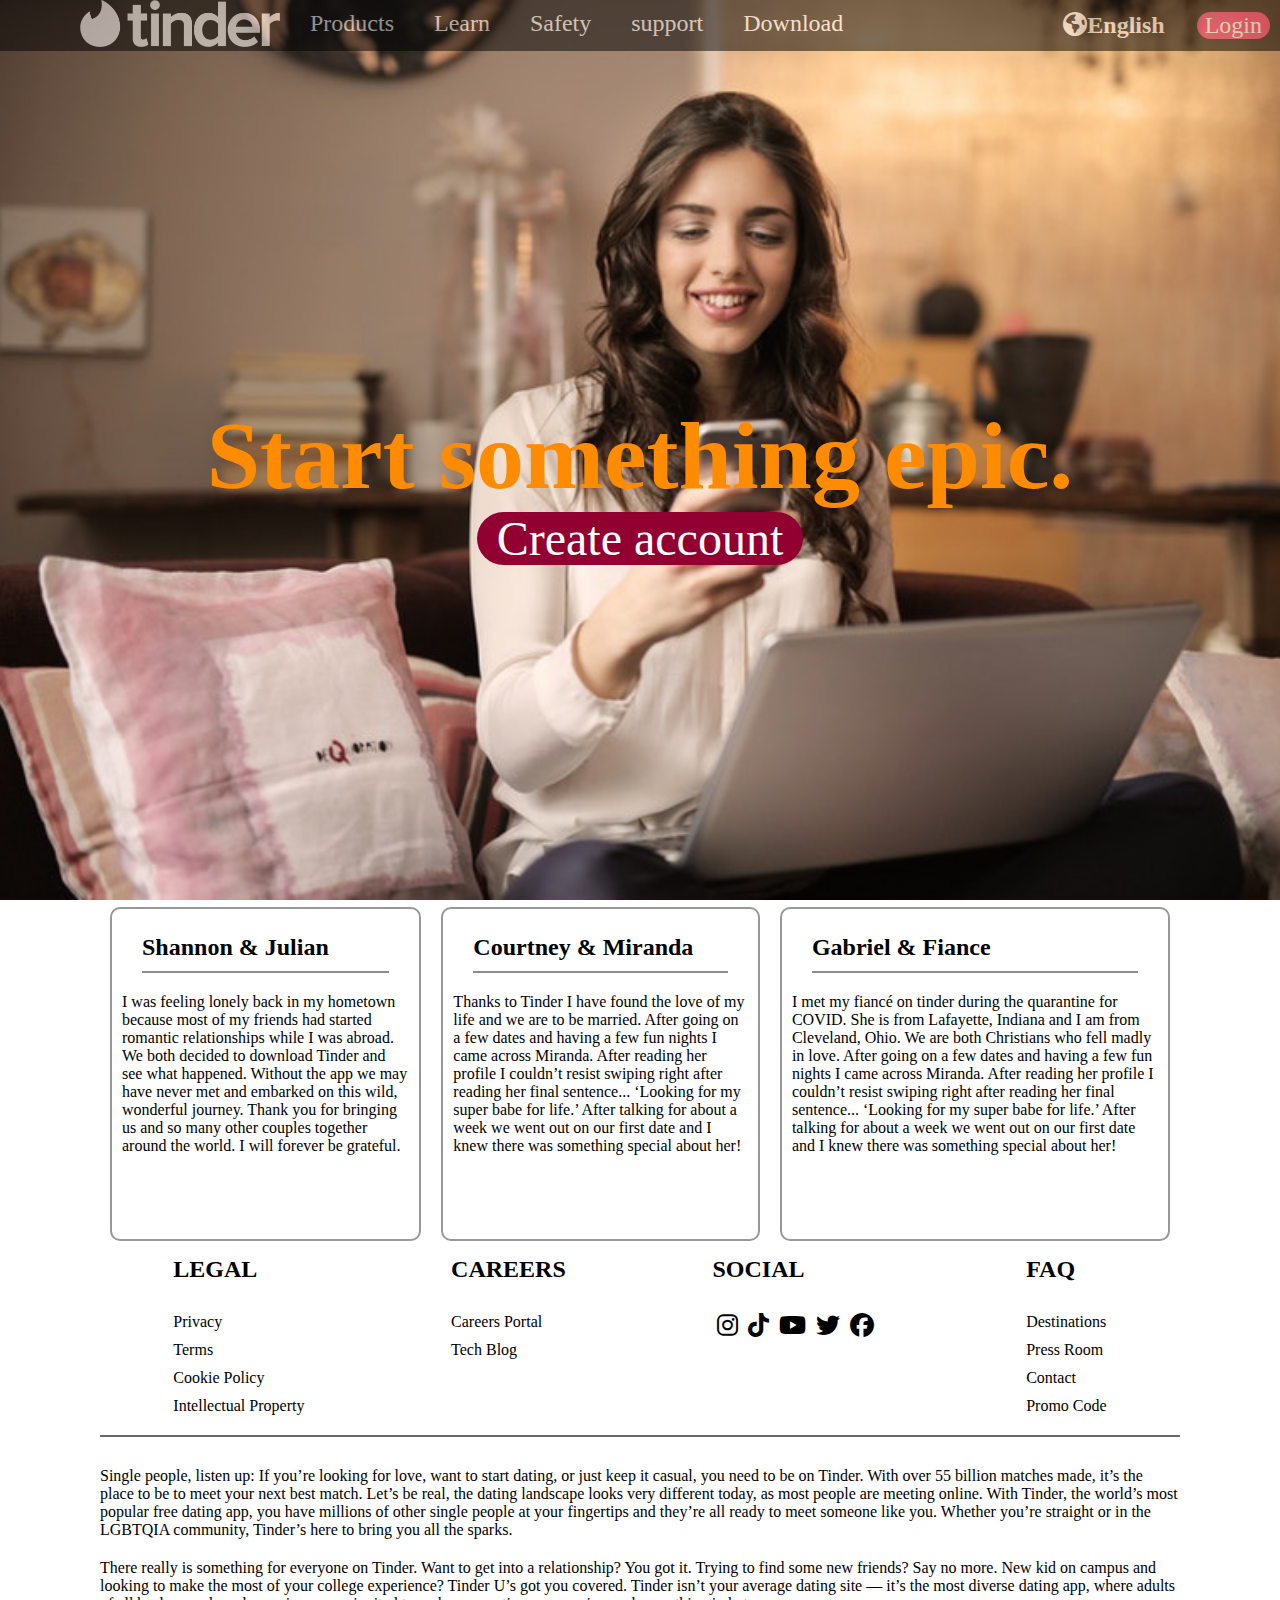
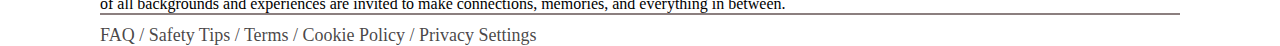
<file: index.html>
<!DOCTYPE html>
<html lang="en">
<head>
    <meta charset="UTF-8">
    <meta http-equiv="X-UA-Compatible" content="IE=edge">
    <meta name="viewport" content="width=device-width, initial-scale=1.0">

    <link rel="stylesheet" href="https://cdnjs.cloudflare.com/ajax/libs/font-awesome/6.2.0/css/all.min.css">

    <link rel="shortcut icon" href="Tinder-logo.png">

    <link rel="stylesheet" href="tinder.css">
    <title>Tinder | Dating, Make Friends &amp; Meet New People</title>
</head>


<body>


   <div class="tinderpage">
    
    <header>
        <nav>
        <div class="leftside">
            <div class="logo">
                <a href="tinder.html"><img src="tinder_logo.png" ></a>
                
            </div>
            
            <div  class="dropdown">
                <ul class="navbar wordtitlebar">
                    <li>
                        <a href="">Products</a>
                        <ul class="drop">
                            <li><a href="">item</a></li>
                            <li><a href="">phone</a></li>
                            <li><a href="">tablate</a></li>
                            <li><a href="">iphone</a></li>
                            <li><a href="">laptop</a></li>
                        </ul>
                    </li>
                    <li><a href="">Learn</a></li>
                    <li><a href="">Safety</a></li>
                    <li><a href="">support</a></li>
                    <li><a href="">Download</a></li>
                </ul>
        
            </div>

        </div>
            
            <div class="rightside wordtitlebar">
                <h2><i class="fa-solid fa-earth-americas"></i>English</h2>
                <a href="">Login</a>
                
            </div>

            </nav>

            <div class="imageupcontent">

                <h1>Start something epic.</h1>
                <a href="">Create account</a>
            </div>
    
        
    </header>

  

  


  <div class="peragraf">
    <div class="box1 box">
        <h2>Shannon & Julian</h2>
        I was feeling lonely back in my hometown because most of my friends had started romantic relationships while I was abroad. We both decided to download Tinder and see what happened. 
    
        Without the app we may have never met and embarked on this wild, wonderful journey. Thank you for bringing us and so many other couples together around the world. I will forever be grateful.</div>
    
       
        <div class="box2 box">
            <h2>Courtney &amp; Miranda</h2>
            Thanks to Tinder I have found the love of my life and we are to be married. 
    
    After going on a few dates and having a few fun nights I came across Miranda. After reading her profile I couldn’t resist swiping right after reading her final sentence... ‘Looking for my super babe for life.’ After talking for about a week we went out on our first date and I knew there was something special about her!</div>
    
    
    <div class="box3 box">
        <h2>Gabriel &amp; Fiance</h2>
        <p>
            I met my fiancé on tinder during the quarantine for COVID. She is from Lafayette, Indiana and I am from Cleveland, Ohio. We are both Christians who fell madly in love.

            After going on a few dates and having a few fun nights I came across Miranda. After reading her profile I couldn’t resist swiping right after reading her final sentence... ‘Looking for my super babe for life.’ After talking for about a week we went out on our first date and I knew there was something special about her!
        </p>
    </div>
    
    </div>


    <div class="allpart">
    <span class="legalpart cpart">
        <h2>LEGAL</h2>
    <ul>
        <li>Privacy</li>
        <li>Terms</li>
        <li>Cookie Policy</li>
        <li>Intellectual Property</li>
    </ul>
    </span>

    <span class="careerspart cpart">
        <h2>CAREERS</h2>
        <ul>
            <li>Careers Portal</li>
            <li>Tech Blog</li>
            
        </ul>
    </span>

    <span class="socialpart cpart">
        <h2>SOCIAL</h2>

        <ul>
            <li><a href=""><i class="fa-brands fa-instagram"></i></a></li>

            <li><a href=""><i class="fa-brands fa-tiktok"></i></a></li>

            <li><a href=""><i class="fa-brands fa-youtube"></i></a>
            </li>
            <li><a href=""><i class="fa-brands fa-twitter"></i></a></li>
            <li><a href=""><i class="fa-brands fa-facebook"></i></a></li>
        </ul>
    </span>

    <span class="faqpart cpart">
        <h2>FAQ</h2>
        <ul>
            <li>Destinations</li>
            <li>Press Room</li>
            <li>Contact</li>
            <li>Promo Code</li>
            
        </ul>
    </span>
    
    </div>



    <div class="lastpera">
        <p>Single people, listen up: If you’re looking for love, want to start dating, or just keep it casual, you need to be on Tinder. With over 55 billion matches made, it’s the place to be to meet your next best match. Let’s be real, the dating landscape looks very different today, as most people are meeting online. With Tinder, the world’s most popular free dating app, you have millions of other single people at your fingertips and they’re all ready to meet someone like you. Whether you’re straight or in the LGBTQIA community, Tinder’s here to bring you all the sparks.</p>
        <p>There really is something for everyone on Tinder. Want to get into a relationship? You got it. Trying to find some new friends? Say no more. New kid on campus and looking to make the most of your college experience? Tinder U’s got you covered. Tinder isn’t your average dating site — it’s the most diverse dating app, where adults of all backgrounds and experiences are invited to make connections, memories, and everything in between.</p>
    </div>

    <div class="foot">
        <div>
            <a href="">

                FAQ / Safety Tips / Terms / Cookie Policy / Privacy Settings</a>

            </div>
    </div>
</div>
    
</body>
</html>
</file>
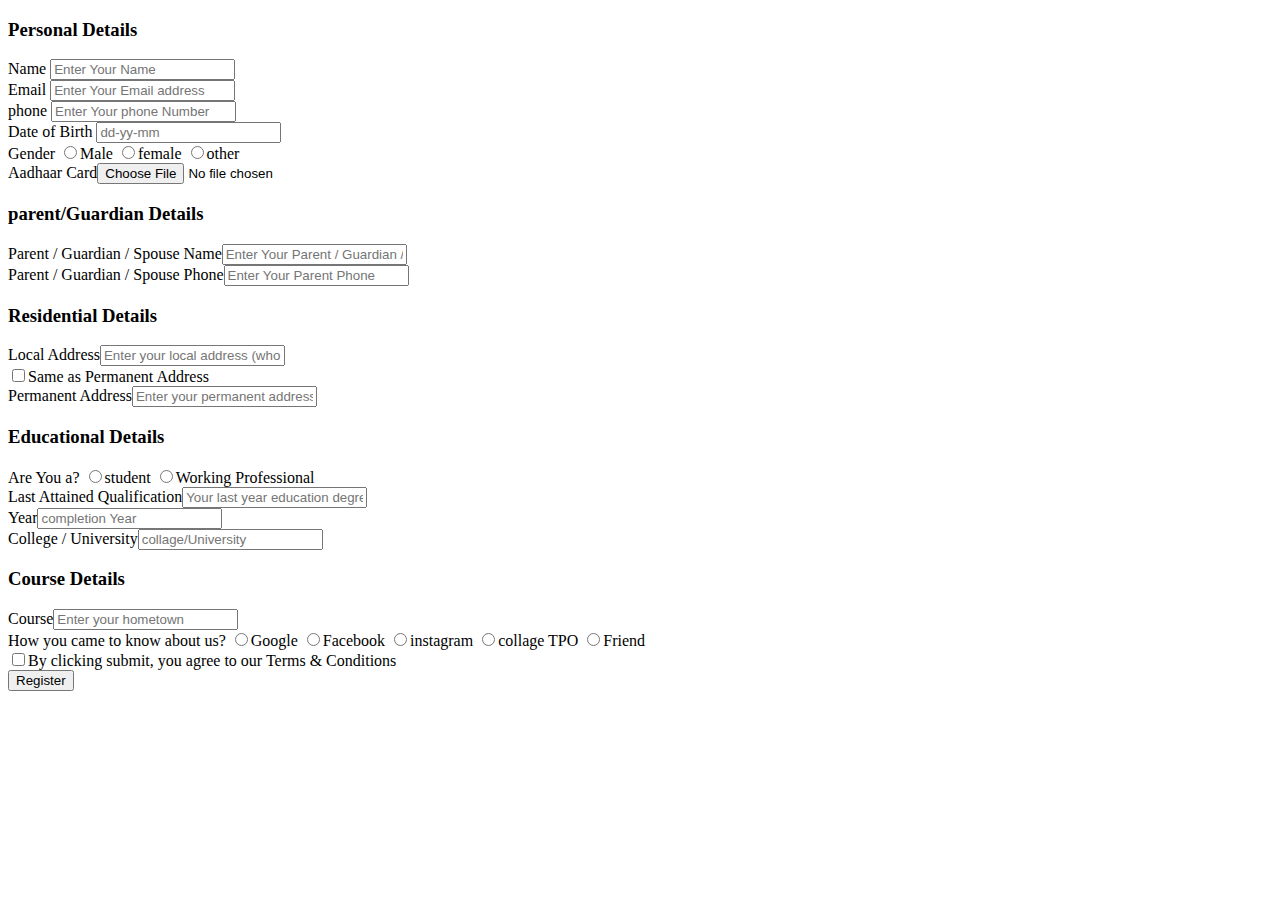
<file: 14-09-22.html>
<!DOCTYPE html>
<html lang="en">
<head>
   
    <meta name="viewport" content="width=device-width, initial-scale=1.0">
    <title>assenment google from</title>
</head>
<body>

    <div>
        <form>
        <div>

            <h3>Personal Details</h3>
    
            <div><label>Name <input type="text" placeholder="Enter Your Name" ></label></div>
            <div><label>Email <input type="email" placeholder="Enter Your Email address" ></label></div>
           <div>
            <label>phone <input type="number" placeholder="Enter Your phone Number" ></label>
           </div>
           <div>
            <label>Date of Birth <input type="text" placeholder="dd-yy-mm" ></label>
           </div>
           <div>
            <label>Gender <input type="radio" name="gender">Male</label>
           <label> <input type="radio" name="gender">female</label>
           <label> <input type="radio" name="gender">other</label>
           </div>
           <div>
            <label>Aadhaar Card<input type="file" > </label>
           </div>
    
    
            
        </div>

        <div>
            <h3>parent/Guardian Details</h3>
            <div>Parent / Guardian / Spouse Name<input type="text"  placeholder="Enter Your Parent / Guardian / Spouse Name"></div>

            <div>Parent / Guardian / Spouse Phone<input type="number"  placeholder="Enter Your Parent Phone "></div>

        </div>


        <div>
            <h3>Residential Details</h3>
            <div>Local Address<input type="text" placeholder="Enter your local address (who you stay in jaipur)"></div>

            <div> <input type="checkbox">Same as Permanent Address</div>


            <div>Permanent Address<input type="text" placeholder="Enter your permanent address"> </div>

        </div>


        <div>
            <h3>Educational Details</h3>

            <div>
                <label>Are You a? <input type="radio" name="edu">student</label>
               <label> <input type="radio" name="edu">Working Professional</label>
               
               </div>

               <div>Last Attained Qualification<input type="text" placeholder="Your last year education degree/diploma"> </div>

               <div>Year<input type="number" placeholder="completion Year"> </div>

               <div>College / University<input type="text" placeholder="collage/University"> </div>
              

        </div>


        <div>

            <h3>Course Details</h3>


            <div>Course<input type="text" placeholder="Enter your hometown" list="datalist">
                <datalist id="datalist">
                    <option selected disabled >Course you opted for</option>
										  <option >Advance Java</option>
										  <option >Android</option>
										  <option>Computer Basics</option>
										  <option>Core Java</option>
										  <option>Digital Marketing</option>
										  <option>Full Stack Development</option>
										  <option>Graphic Design</option>
										  <option>Node JS</option>
										  <option>Photoshop</option>
										  <option>PHP</option>
										  <option>Python</option>
										  <option>React JS</option>
										  <option>Web Design</option>
										  <option>Other Course</option>
                </datalist>
            </div>

            <div>
                <label>How you came to know about us?</label>
                   <label> <input type="radio" name="find">Google</label>
                    <label><input type="radio" name="find">Facebook</label>                 
                     <label><input type="radio" name="find">instagram</label>                    
                      <label><input type="radio" name="find">collage TPO</label> 
                    <label><input type="radio" name="find">Friend</label>           
               
               </div>


        </div>


        <div>
            <label><input type="checkbox">By clicking submit, you agree to our Terms & Conditions </label>
        </div>
        <div><input type="submit" value="Register"></div>





        </form>

    </div>
    
</body>
</html>
</file>
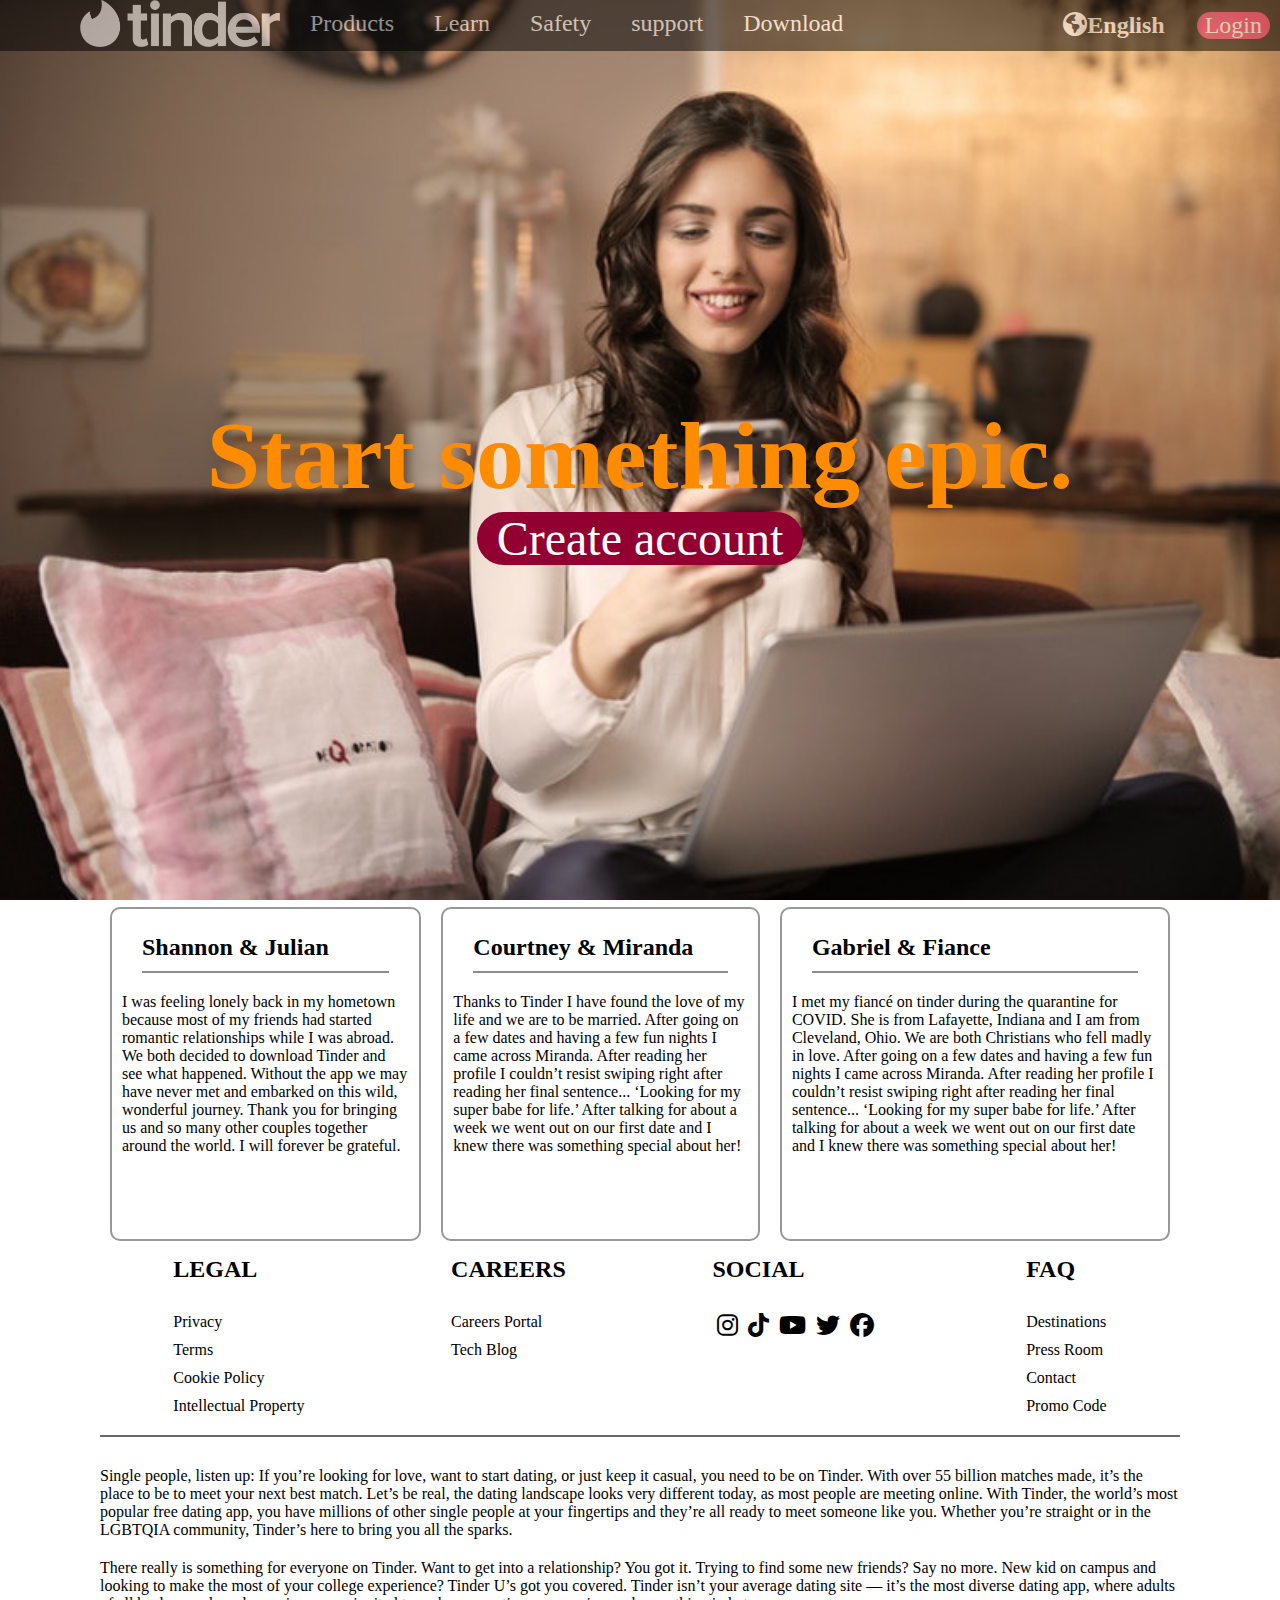
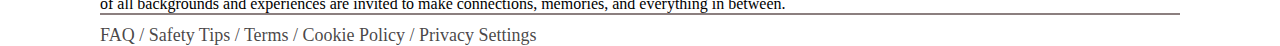
<file: tinder.html>
<!DOCTYPE html>
<html lang="en">
<head>
    <meta charset="UTF-8">
    <meta http-equiv="X-UA-Compatible" content="IE=edge">
    <meta name="viewport" content="width=device-width, initial-scale=1.0">

    <link rel="stylesheet" href="https://cdnjs.cloudflare.com/ajax/libs/font-awesome/6.2.0/css/all.min.css">

    <link rel="shortcut icon" href="Tinder-logo.png">

    <link rel="stylesheet" href="tinder.css">
    <title>Tinder | Dating, Make Friends &amp; Meet New People</title>
</head>


<body>


   <div class="tinderpage">
    
    <header>
        <nav>
        <div class="leftside">
            <div class="logo">
                <a href="tinder.html"><img src="tinder_logo.png" ></a>
                
            </div>
            
            <div  class="dropdown">
                <ul class="navbar wordtitlebar">
                    <li>
                        <a href="">Products</a>
                        <ul class="drop">
                            <li><a href="">item</a></li>
                            <li><a href="">phone</a></li>
                            <li><a href="">tablate</a></li>
                            <li><a href="">iphone</a></li>
                            <li><a href="">laptop</a></li>
                        </ul>
                    </li>
                    <li><a href="">Learn</a></li>
                    <li><a href="">Safety</a></li>
                    <li><a href="">support</a></li>
                    <li><a href="">Download</a></li>
                </ul>
        
            </div>

        </div>
            
            <div class="rightside wordtitlebar">
                <h2><i class="fa-solid fa-earth-americas"></i>English</h2>
                <a href="">Login</a>
                
            </div>

            </nav>

            <div class="imageupcontent">

                <h1>Start something epic.</h1>
                <a href="">Create account</a>
            </div>
    
        
    </header>

  

  


  <div class="peragraf">
    <div class="box1 box">
        <h2>Shannon & Julian</h2>
        I was feeling lonely back in my hometown because most of my friends had started romantic relationships while I was abroad. We both decided to download Tinder and see what happened. 
    
        Without the app we may have never met and embarked on this wild, wonderful journey. Thank you for bringing us and so many other couples together around the world. I will forever be grateful.</div>
    
       
        <div class="box2 box">
            <h2>Courtney &amp; Miranda</h2>
            Thanks to Tinder I have found the love of my life and we are to be married. 
    
    After going on a few dates and having a few fun nights I came across Miranda. After reading her profile I couldn’t resist swiping right after reading her final sentence... ‘Looking for my super babe for life.’ After talking for about a week we went out on our first date and I knew there was something special about her!</div>
    
    
    <div class="box3 box">
        <h2>Gabriel &amp; Fiance</h2>
        <p>
            I met my fiancé on tinder during the quarantine for COVID. She is from Lafayette, Indiana and I am from Cleveland, Ohio. We are both Christians who fell madly in love.

            After going on a few dates and having a few fun nights I came across Miranda. After reading her profile I couldn’t resist swiping right after reading her final sentence... ‘Looking for my super babe for life.’ After talking for about a week we went out on our first date and I knew there was something special about her!
        </p>
    </div>
    
    </div>


    <div class="allpart">
    <span class="legalpart cpart">
        <h2>LEGAL</h2>
    <ul>
        <li>Privacy</li>
        <li>Terms</li>
        <li>Cookie Policy</li>
        <li>Intellectual Property</li>
    </ul>
    </span>

    <span class="careerspart cpart">
        <h2>CAREERS</h2>
        <ul>
            <li>Careers Portal</li>
            <li>Tech Blog</li>
            
        </ul>
    </span>

    <span class="socialpart cpart">
        <h2>SOCIAL</h2>

        <ul>
            <li><a href=""><i class="fa-brands fa-instagram"></i></a></li>

            <li><a href=""><i class="fa-brands fa-tiktok"></i></a></li>

            <li><a href=""><i class="fa-brands fa-youtube"></i></a>
            </li>
            <li><a href=""><i class="fa-brands fa-twitter"></i></a></li>
            <li><a href=""><i class="fa-brands fa-facebook"></i></a></li>
        </ul>
    </span>

    <span class="faqpart cpart">
        <h2>FAQ</h2>
        <ul>
            <li>Destinations</li>
            <li>Press Room</li>
            <li>Contact</li>
            <li>Promo Code</li>
            
        </ul>
    </span>
    
    </div>



    <div class="lastpera">
        <p>Single people, listen up: If you’re looking for love, want to start dating, or just keep it casual, you need to be on Tinder. With over 55 billion matches made, it’s the place to be to meet your next best match. Let’s be real, the dating landscape looks very different today, as most people are meeting online. With Tinder, the world’s most popular free dating app, you have millions of other single people at your fingertips and they’re all ready to meet someone like you. Whether you’re straight or in the LGBTQIA community, Tinder’s here to bring you all the sparks.</p>
        <p>There really is something for everyone on Tinder. Want to get into a relationship? You got it. Trying to find some new friends? Say no more. New kid on campus and looking to make the most of your college experience? Tinder U’s got you covered. Tinder isn’t your average dating site — it’s the most diverse dating app, where adults of all backgrounds and experiences are invited to make connections, memories, and everything in between.</p>
    </div>

    <div class="foot">
        <div>
            <a href="">

                FAQ / Safety Tips / Terms / Cookie Policy / Privacy Settings</a>

            </div>
    </div>
</div>
    
</body>
</html>
</file>
<file: tinder.css>
*{
    padding: 0;
    margin: 0;

}

/* .tinderpage{
   

    
} */

header{
    background: url("backgraund.jpg") no-repeat fixed center / cover;
    height: 100vh;
    /* display: flex; */
    justify-content: center;
    align-items: center;
    text-align: center; 
    color: rgb(252, 252, 252);
    

}

.logo{
    
    width: 200px;
  margin-left: 5rem;
}

.logo img{
    width: 100%;
}

header nav{
    background-color: black;
    display: flex;
    justify-content: space-between;
    opacity:  0.5;
    top: 0;
    position: fixed;
    width: 100%;
}

.leftside{

    display: flex;
}

.navbar li a{
    
    /* margin-top: 10px; */
    text-decoration: none;
    color: #fff;
    margin-left: 20px;
    font-size: x-large;

    



    
}

.navbar li{

    padding: 10px 10px;
    list-style: none;

}

.rightside h2{

    display: flex;
    margin: 0 2rem;
    transition: all 0.3s ease-in-out;
}



.wordtitlebar{

    display: flex;
    text-align: center;
    align-items: center;
   
    
}

.rightside{

    margin-right: 10px;
    
    
}

.rightside a{

    background-color: rgb(236, 38, 104);
    color: white;
    font-size: 1.5rem;
    border-radius: 25px;
    padding: 0 8px;
    text-decoration: none;
    transition: all 0.3s ease-in-out;
}

.imageupcontent{

    padding: 25rem 0;
    font-size: 3rem;
    color: darkorange;
   
}

.imageupcontent h1{
    transition: all 0.3s ease-in-out;
    
}

.imageupcontent h1:hover{
    color: white;

}

.imageupcontent a{

    text-decoration: none;
    background-color: rgb(146, 0, 49);
    padding: 0px 20px;
    border-radius: 50px;
    /* font-size: medium; */
    color: #fff;
    transition: all 0.3s ease-in-out;


}

.imageupcontent a:hover{
    background-color: #fff;
    color: rgb(146, 0, 49);
}

.peragraf{

    display: flex;
    justify-content: space-around;
    margin: 2px 100px;

}

.box{

    border: 2px solid rgb(152, 152, 152);
    padding: 5px 10px;
    margin: 5px 10px;
    height: 20rem;
    border-radius: 10px;

}

.box h2{

    border-bottom: 2px solid rgb(141, 140, 140);
    margin: 20px;
    padding-bottom: 10px;
    transition: all 0.2s ease-in-out;
}

.box h2:hover{
    color: dodgerblue;
}

.allpart{

     margin: 10px 100px; 
     display: flex;
     justify-content: space-around;
     padding-bottom: 20px;
     border-bottom: 2px solid rgb(106, 101, 111);
}

.cpart li{

    list-style: none;
}

.cpart ul li:hover{
    color: brown;
}

.socialpart ul{

    display: flex;
    
}

.socialpart ul li{
    padding: 0px 5px;
    
}

.socialpart ul li a{

    color: #000;
    font-size: x-large;
}

.socialpart ul li a i:hover{
    color: brown;
    background-color: silver;
}

.cpart h2{

    padding-bottom: 20px;
    transition: all 0.2s ease-in-out;
}

.cpart h2:hover{
    color: deepskyblue;
}

.cpart ul li{

    padding-top: 10px;
}

.lastpera{
    margin: 10px 100px;
    border-bottom:2px solid  rgb(139, 127, 127);
}

.lastpera p{
    padding-top: 20px;
}

.foot a{

    text-decoration: none;
    color: rgba(57, 54, 55, 0.91);
    margin: 10px 100px;
    font-size: large;

    
}

.dropdown{

    overflow: hidden;
}





.navbar li a{

        position: relative;
        
}


.drop{

    position: absolute;
    top: 50px;
    position: absolute;
    height: 0;
    background-color: rgb(61, 57, 57);
    overflow: hidden;
     width: 130px;
     transition-property: height,width,color;
     transition-duration: 0.8s;
    
}

.navbar li:hover .drop{
    height: 250px;
    width: 130px;
    /* overflow: hidden; */
    
}

.dropdown ul li a{
    transition: all 0.3s ease-in-out;
}

.dropdown ul li a:hover{
    color: rgb(253, 0, 236);
}

.rightside h2:hover i{
    color: rgb(255, 255, 0);
}

.rightside h2:hover{
    color: rgb(253, 0, 236);
}

.rightside a:hover{
    background-color: rgb(240, 233, 236);
    color: deeppink;
}

























  /* header nav ul li ul{
    display: none;
    position: relative;
    }

    header nav ul li ul:hover a{
    display: flex;


    }

    .drop{
    position: absolute;
    top:30px; */
    /* left: 151px; */
    /* flex-direction: column; */
    /* padding: 7px ; */
    /* overflow: hidden;
    transition-property: overflow;
    }  */

    /* .navbar:nth-of-type(1) li a:hover .drop{

    overflow: visible;
    top: 100px;


    }  */
</file>
